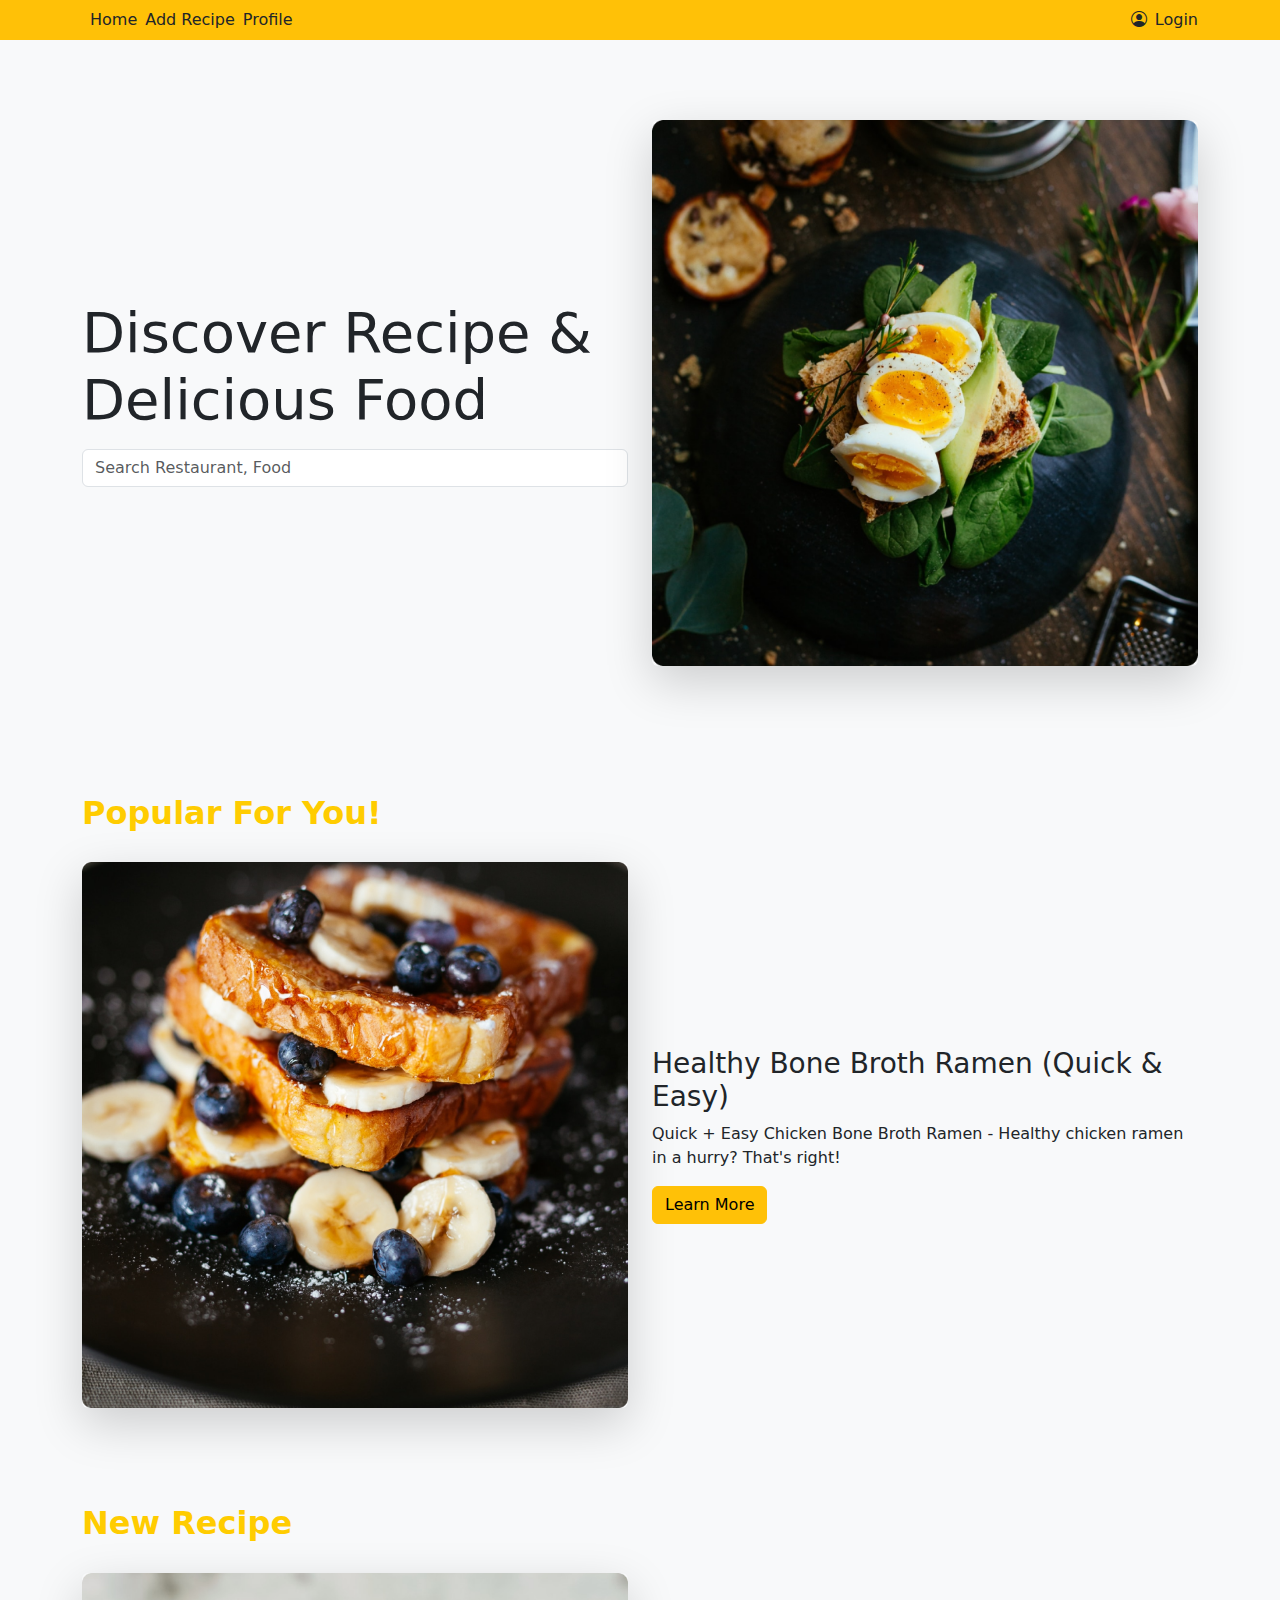
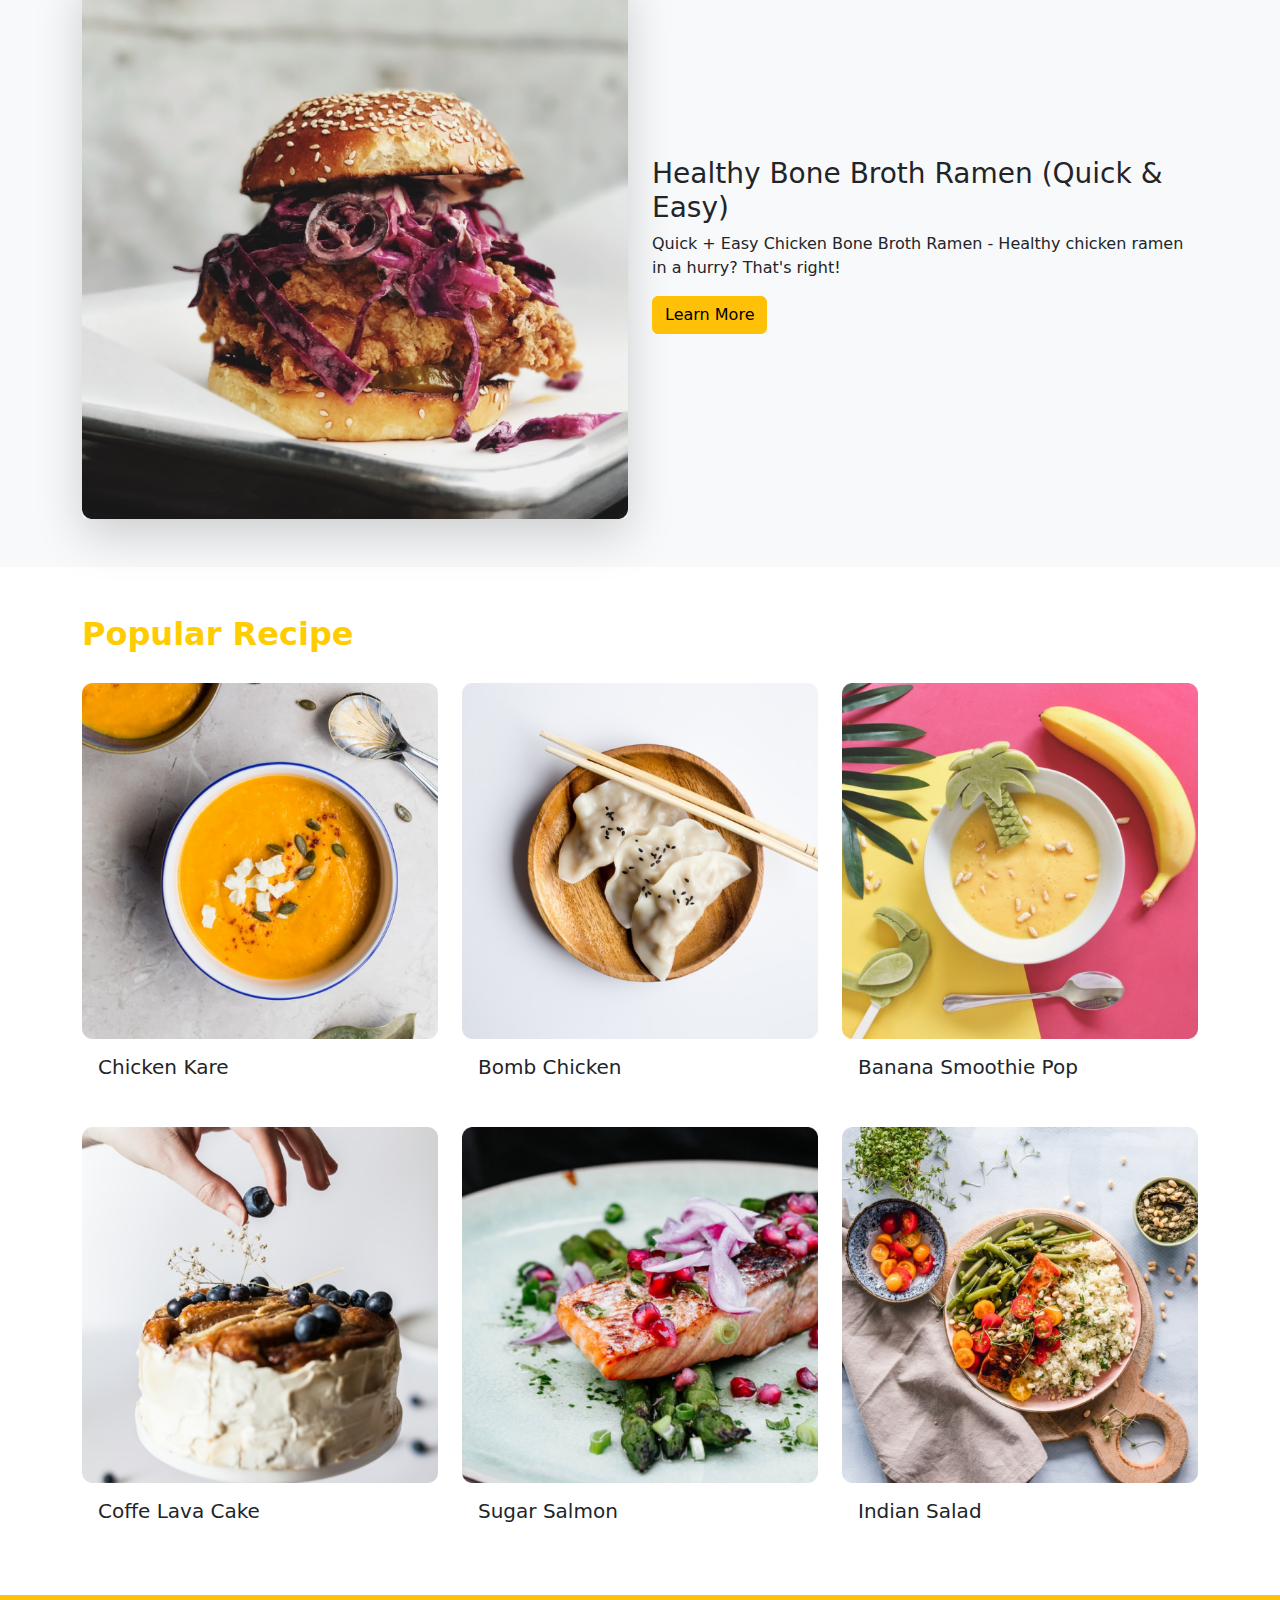
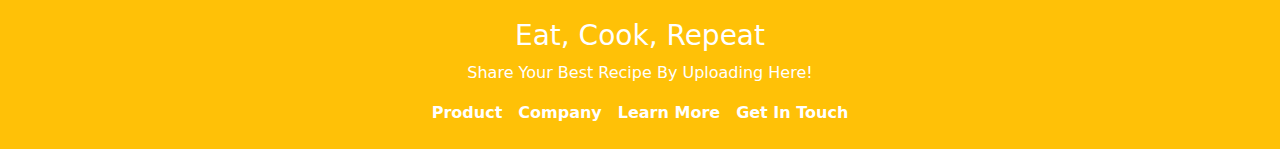
<file: css1/index.html>
<!DOCTYPE html>
<html lang="en">

<head>
    <meta charset="UTF-8">
    <meta name="viewport" content="width=device-width, initial-scale=1.0">
    <meta http-equiv="X-UA-Compatible" content="IE=edge">
    <title>Recipe Landing Page</title>
    <link href="https://cdn.jsdelivr.net/npm/bootstrap@5.3.0-alpha1/dist/css/bootstrap.min.css" rel="stylesheet">
    <link rel="stylesheet" href="style.css">
    <link rel="stylesheet" href="https://cdn.jsdelivr.net/npm/bootstrap-icons@1.11.3/font/bootstrap-icons.min.css">
</head>

<body>
    <!-- Navbar Section -->
    <nav class="navbar navbar-expand-lg navbar-light bg-warning">
        <div class="container">
            <a class="nav-link ms-2" href="#">Home</a>
            <a class="nav-link ms-2" href="#">Add Recipe</a>
            <a class="nav-link ms-2" href="#">Profile</a>
            <button class="navbar-toggler" type="button" data-bs-toggle="collapse" data-bs-target="#navbarNav"
                aria-controls="navbarNav" aria-expanded="false" aria-label="Toggle navigation">
                <span class="navbar-toggler-icon"></span>
            </button>
                <div class="collapse navbar-collapse justify-content-end" id="navbarNav">
                    <div>
                    <a class="nav-link" href="#"><i class="bi bi-person-circle me-2"></i>Login</a>
                </div>
            </div>
        </div>
    </nav>

    <!-- Hero Section -->
    <section class="hero-section d-flex align-items-center">
        <div class="container">
            <div class="row align-items-center">
                <div class="col-md-6">
                    <h1 class="display-4">Discover Recipe & Delicious Food</h1>
                    <div class="search-bar mt-3">
                        <input type="text" class="form-control" placeholder="Search Restaurant, Food">
                    </div>
                </div>
                <div class="col-md-6">
                    <img src="image/image1.png" alt="Delicious Food" class="img-fluid rounded shadow-lg">
                </div>
            </div>
        </div>
    </section>

    <!-- Popular For You Section -->
    <section class="popular-for-you py-5">
        <div class="container">
            <h2 class="section-title">Popular For You!</h2>
            <div class="row align-items-center">
                <div class="col-md-6">
                    <img src="image/image2.png" alt="Popular Food" class="img-fluid rounded shadow-lg">
                </div>
                <div class="col-md-6">
                    <h3>Healthy Bone Broth Ramen (Quick & Easy)</h3>
                    <p>Quick + Easy Chicken Bone Broth Ramen - Healthy chicken ramen in a hurry? That's right!</p>
                    <a href="#" class="btn btn-warning">Learn More</a>
                </div>
            </div>
        </div>
    </section>

    <!-- New Recipe Section -->
    <section class="new-recipe py-5">
        <div class="container">
            <h2 class="section-title">New Recipe</h2>
            <div class="row align-items-center">
                <div class="col-md-6">
                    <img src="image/image3.png" alt="New Recipe" class="img-fluid rounded shadow-lg">
                </div>
                <div class="col-md-6">
                    <h3>Healthy Bone Broth Ramen (Quick & Easy)</h3>
                    <p>Quick + Easy Chicken Bone Broth Ramen - Healthy chicken ramen in a hurry? That's right!</p>
                    <a href="#" class="btn btn-warning">Learn More</a>
                </div>
            </div>
        </div>
    </section>

    <!-- Popular Recipe Section -->
    <section class="popular-recipes py-5">
        <div class="container">
            <h2 class="section-title">Popular Recipe</h2>
            <div class="row g-4">
                <!-- Repeat Recipe Card -->
                <div class="col-md-4">
                    <div class="card">
                        <img src="image/image4.png" class="card-img-top" alt="Recipe 1">
                        <div class="card-body">
                            <h5 class="card-title">Chicken Kare</h5>
                        </div>
                    </div>
                </div>
                <!-- Repeat for more recipes -->
                <div class="col-md-4">
                    <div class="card">
                        <img src="image/image5.png" class="card-img-top" alt="Recipe 2">
                        <div class="card-body">
                            <h5 class="card-title">Bomb Chicken</h5>
                        </div>
                    </div>
                </div>
                <div class="col-md-4">
                    <div class="card">
                        <img src="image/image6.png" class="card-img-top" alt="Recipe 3">
                        <div class="card-body">
                            <h5 class="card-title">Banana Smoothie Pop</h5>
                        </div>
                    </div>
                </div>
                <div class="col-md-4">
                    <div class="card">
                        <img src="image/image7.png" class="card-img-top" alt="Recipe 3">
                        <div class="card-body">
                            <h5 class="card-title">Coffe Lava Cake</h5>
                        </div>
                    </div>
                </div>
                <div class="col-md-4">
                    <div class="card">
                        <img src="image/image8.png" class="card-img-top" alt="Recipe 3">
                        <div class="card-body">
                            <h5 class="card-title">Sugar Salmon</h5>
                        </div>
                    </div>
                </div>
                <div class="col-md-4">
                    <div class="card">
                        <img src="image/image9.png" class="card-img-top" alt="Recipe 3">
                        <div class="card-body">
                            <h5 class="card-title">Indian Salad</h5>
                        </div>
                    </div>
                </div>
            </div>
        </div>
    </section>

    <!-- Footer Section -->
    <footer class="footer-section text-center py-4 bg-warning">
        <div class="container">
            <h3>Eat, Cook, Repeat</h3>
            <p>Share Your Best Recipe By Uploading Here!</p>
            <div class="d-flex justify-content-center">
                <a href="#" class="mx-2">Product</a>
                <a href="#" class="mx-2">Company</a>
                <a href="#" class="mx-2">Learn More</a>
                <a href="#" class="mx-2">Get In Touch</a>
            </div>
        </div>
    </footer>

    <script src="https://cdn.jsdelivr.net/npm/bootstrap@5.3.0-alpha1/dist/js/bootstrap.bundle.min.js"></script>
</body>

</html>
</file>
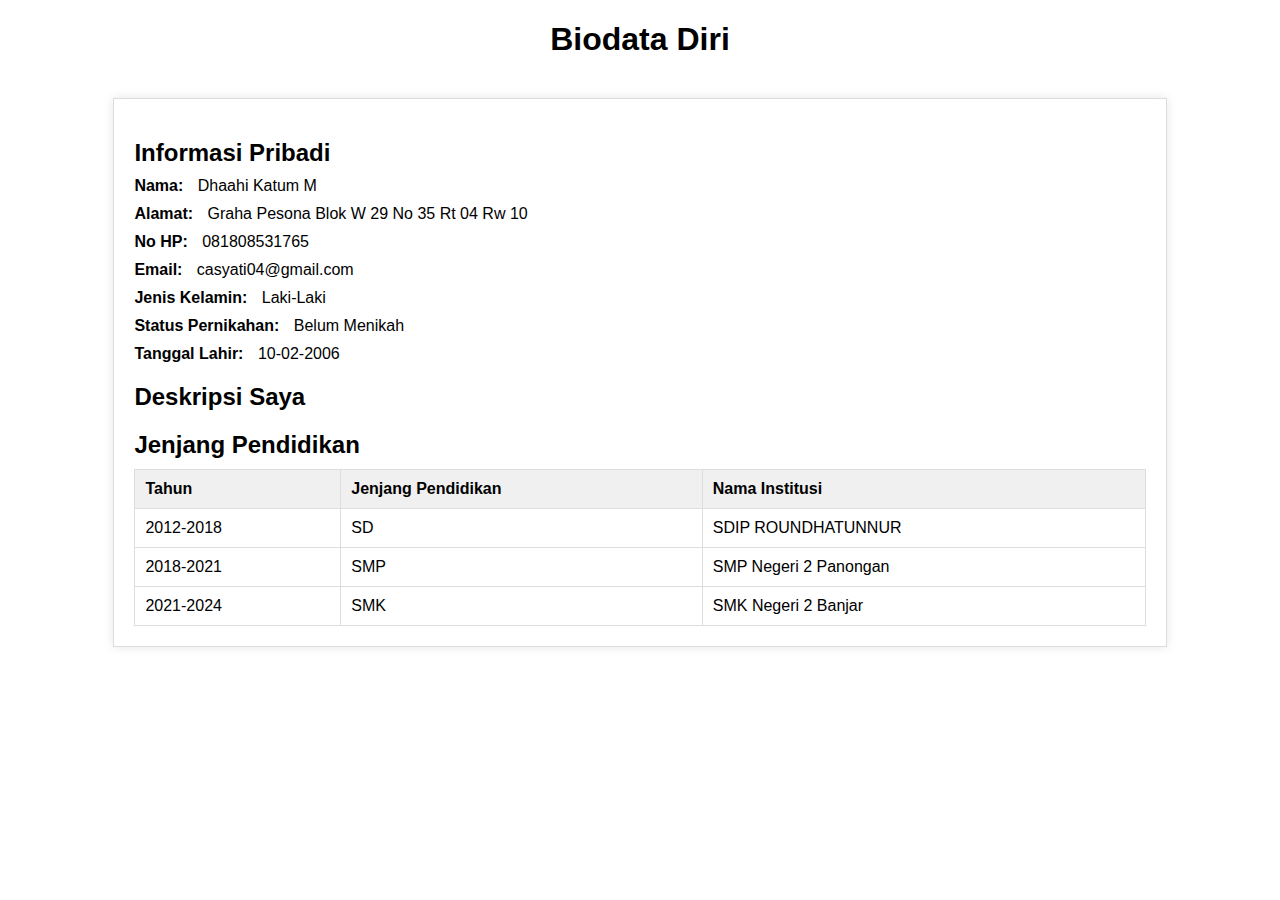
<file: html/index.html>
<!DOCTYPE html>
<html>
<head>
	<title>Biodata Diri</title>
	<link rel="stylesheet" href="style.css">
</head>
<body>
	<h1 style="text-align: center;">Biodata Diri</h1>
	<section>
		<h2>Informasi Pribadi</h2>
		<ul>
			<li><strong>Nama:</strong> Dhaahi Katum M</li>
			<li><strong>Alamat:</strong> Graha Pesona Blok W 29 No 35 Rt 04 Rw 10</li>
			<li><strong>No HP:</strong> 081808531765</li>
			<li><strong>Email:</strong> casyati04@gmail.com</li>
			<li><strong>Jenis Kelamin:</strong> Laki-Laki</li>
			<li><strong>Status Pernikahan:</strong> Belum Menikah</li>
			<li><strong>Tanggal Lahir:</strong> 10-02-2006</li>
		</ul>
		<h2>Deskripsi Saya</h2>
		<p></p>
		<h2>Jenjang Pendidikan</h2>
		<table>
			<thead>
				<tr>
					<th>Tahun</th>
					<th>Jenjang Pendidikan</th>
					<th>Nama Institusi</th>
				</tr>
			</thead>
			<tbody>
				<tr>
					<td>2012-2018</td>
					<td>SD</td>
					<td>SDIP ROUNDHATUNNUR</td>
				</tr>
				<tr>
					<td>2018-2021</td>
					<td>SMP</td>
					<td>SMP Negeri 2 Panongan </td>
				</tr>
				<tr>
					<td>2021-2024</td>
					<td>SMK</td>
					<td>SMK Negeri 2 Banjar</td>
				</tr>
			</tbody>
		</table>
	</section>
</body>
</html>
</file>
<file: css1/style.css>
/* Custom styles */
.hero-section {
    background-color: #f8f9fa;
    padding: 80px 0;
  }
  
  .section-title {
    color: #ffcc00;
    font-weight: bold;
    margin-bottom: 30px;
  }
  
  .popular-for-you,
  .new-recipe {
    background-color: #f8f9fa;
  }
  
  .popular-recipes .card {
    border: none;
    border-radius: 10px;
    transition: transform 0.3s ease;
  }
  
  .popular-recipes .card:hover {
    transform: scale(1.05);
  }
  
  .footer-section {
    color: #fff;
  }
  
  .footer-section a {
    color: #fff;
    text-decoration: none;
    font-weight: bold;
  }
  
  .footer-section a:hover {
    text-decoration: underline;
  }
</file>
<file: html/style.css>
body {
	font-family: Arial, sans-serif;
}

section {
	width: 80%;
	margin: 40px auto;
	padding: 20px;
	border: 1px solid #ddd;
	box-shadow: 0 0 10px rgba(0, 0, 0, 0.1);
}

h1, h2 {
	margin-bottom: 10px;
}

ul {
	list-style: none;
	padding: 0;
	margin: 0;
}

li {
	margin-bottom: 10px;
}

li strong {
	font-weight: bold;
	margin-right: 10px;
}

table {
	width: 100%;
	border-collapse: collapse;
}

th, td {
	border: 1px solid #ddd;
	padding: 10px;
	text-align: left;
}

th {
	background-color: #f0f0f0;
}
</file>
